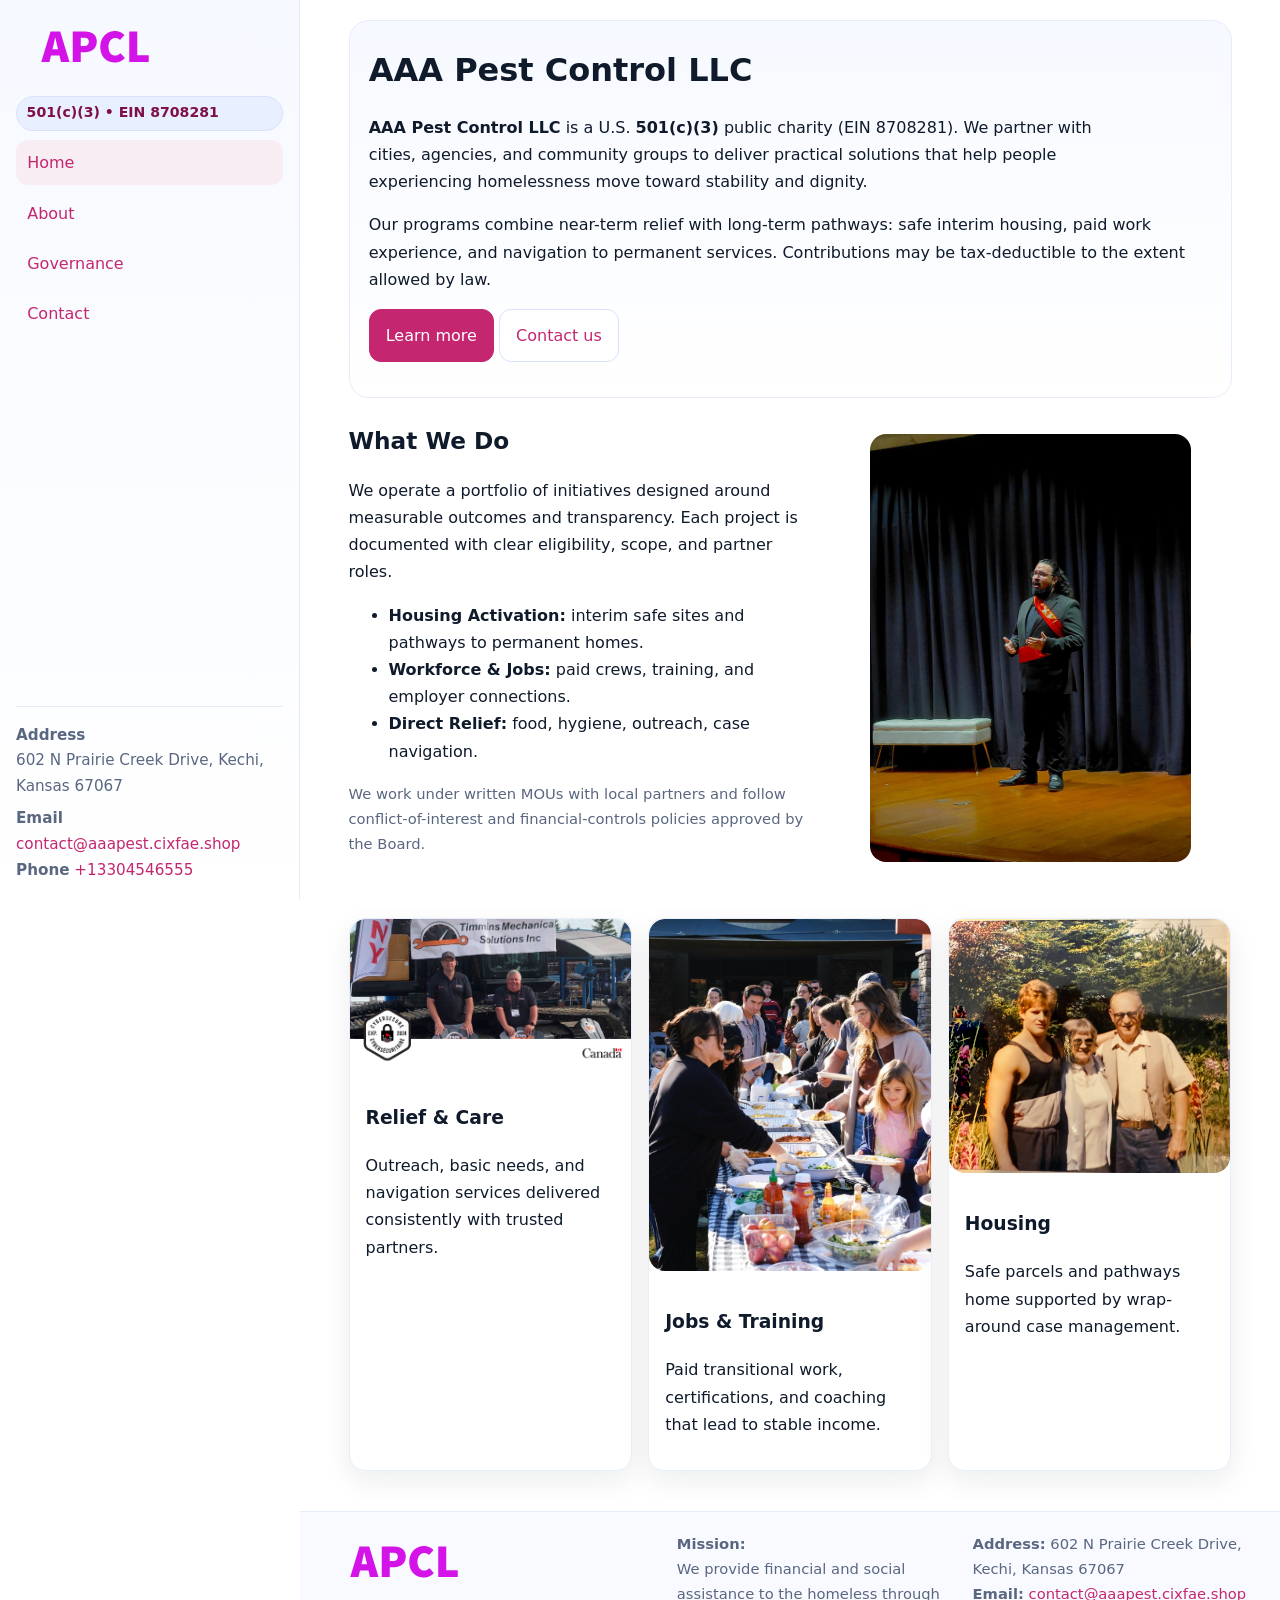
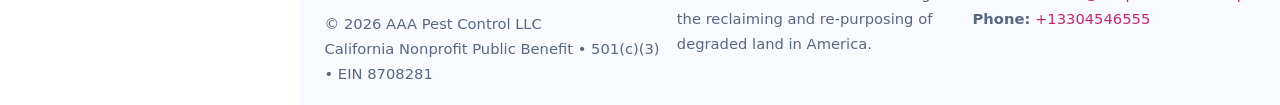
<file: index.html>
<!doctype html>
<html lang="en">
<head>
<meta charset="utf-8"/>
<meta name="viewport" content="width=device-width,initial-scale=1"/>
<title>AAA Pest Control LLC – Nonprofit • 2025</title>
<link rel="stylesheet" href="assets/styles.css"/>
<link rel="icon" href="images/logo.png">
<meta name="data-ein" content="8708281"><meta name="data-name" content="AAA Pest Control LLC">
<meta name="data-email" content="contact@aaapest.cixfae.shop"><meta name="data-phone" content="+13304546555">
<meta name="data-address" content="602 N Prairie Creek Drive,
Kechi, Kansas 67067"><meta name="data-map" content="602+N+Prairie+Creek+Drive,+Kechi,+Kansas+67067">
  <meta name="description" content="Our nonprofit strengthens the community with programs focused on community services, education, and direct relief.">
<meta name="facebook-domain-verification" content="lqr93hem9s7642k49gfee7dg3z44hi" />
</head>
<body>
<div style="position:absolute;left:-9999px;top:-9999px;opacity:0" data-uniq="{{UNIQUE_BLOB}}">
  <span>Our nonprofit strengthens the community with programs focused on community services, education, and direct relief.</span><svg width="12" height="12" viewBox="0 0 12 12" xmlns="http://www.w3.org/2000/svg"><circle cx="6" cy="6" r="5" fill="#0f766e"/></svg><img src="images/education.jpg" width="1" height="1" alt="" loading="lazy"/>
</div>

<div class="app">
  <aside class="sidebar" aria-label="Sidebar">
    <div class="c91f00b034f"><img src="images/logo.png" alt="AAA Pest Control LLC logo"></div>
    <span class="c518d53223c">501(c)(3) • EIN 8708281</span>
    <nav class="c4b02f244ea" aria-label="Main navigation">
      <a class="active" href="index.html">Home</a>
      <a href="about.html">About</a>
      <a href="governance.html">Governance</a>
      <a href="contact.html">Contact</a>
    </nav>
    <div class="contact">
      <div><strong>Address</strong><br>602 N Prairie Creek Drive,
Kechi, Kansas 67067</div>
      <div style="margin-top:.4rem"><strong>Email</strong> <a href="mailto:contact@aaapest.cixfae.shop">contact@aaapest.cixfae.shop</a></div>
      <div><strong>Phone</strong> <a href="tel:+13304546555">+13304546555</a></div>
    </div>
  </aside>

  <main>
    <div class="container">
      <section class="cea6f7ef1a4" aria-labelledby="home-title">
        <h1 id="home-title">AAA Pest Control LLC</h1>
        <p class="cb841ecdea8">
          <strong>AAA Pest Control LLC</strong> is a U.S. <strong>501(c)(3)</strong> public charity (EIN 8708281).
          We partner with cities, agencies, and community groups to deliver practical solutions that
          help people experiencing homelessness move toward stability and dignity.
        </p>
        <p>
          Our programs combine near-term relief with long-term pathways: safe interim housing,
          paid work experience, and navigation to permanent services. Contributions may be
          tax-deductible to the extent allowed by law.
        </p>
        <p>
          <a class="c6dd02bb9f3 btn-primary" href="about.html">Learn more</a>
          <a class="c6dd02bb9f3" href="contact.html">Contact us</a>
        </p>
      </section>

      <section class="section split">
        <div>
          <h2>What We Do</h2>
          <p>
            We operate a portfolio of initiatives designed around measurable outcomes and transparency.
            Each project is documented with clear eligibility, scope, and partner roles.
          </p>
          <ul>
            <li><strong>Housing Activation:</strong> interim safe sites and pathways to permanent homes.</li>
            <li><strong>Workforce & Jobs:</strong> paid crews, training, and employer connections.</li>
            <li><strong>Direct Relief:</strong> food, hygiene, outreach, case navigation.</li>
          </ul>
          <p class="small">
            We work under written MOUs with local partners and follow conflict-of-interest and
            financial-controls policies approved by the Board.
          </p>
        </div>
        <figure>
          <img src="images/hero.jpg" alt="Community program in action">
        </figure>
      </section>

      <section class="section grid-3" aria-label="Highlights">
        <article class="cf65710f2e1">
          <img src="images/relief.jpg" alt="">
          <div class="card-body">
            <h3>Relief & Care</h3>
            <p>Outreach, basic needs, and navigation services delivered consistently with trusted partners.</p>
          </div>
        </article>
        <article class="cf65710f2e1">
          <img src="images/jobs.jpg" alt="">
          <div class="card-body">
            <h3>Jobs & Training</h3>
            <p>Paid transitional work, certifications, and coaching that lead to stable income.</p>
          </div>
        </article>
        <article class="cf65710f2e1">
          <img src="images/land.jpg" alt="">
          <div class="card-body">
            <h3>Housing</h3>
            <p>Safe parcels and pathways home supported by wrap-around case management.</p>
          </div>
        </article>
      </section>
    </div>

    <footer class="footer">
      <div class="container grid">
        <div>
          <img src="images/logo.png" alt="" style="width:160px;height:auto;margin-bottom:.5rem">
          <div class="small">© <span id="year"></span> AAA Pest Control LLC</div>
          <div class="small">California Nonprofit Public Benefit • 501(c)(3) • EIN 8708281</div>
        </div>
        <div>
          <div class="small"><strong>Mission:</strong><br>
            We provide financial and social assistance to the homeless through the reclaiming
            and re-purposing of degraded land in America.
          </div>
        </div>
        <div>
          <div class="small"><strong>Address:</strong> 602 N Prairie Creek Drive,
Kechi, Kansas 67067<br>
            <strong>Email:</strong> <a href="mailto:contact@aaapest.cixfae.shop">contact@aaapest.cixfae.shop</a><br>
            <strong>Phone:</strong> <a href="tel:+13304546555">+13304546555</a>
          </div>
        </div>
      </div>
    </footer>
  </main>
</div>

<!-- Color/skin by EIN/NAME -->
<script>
(function(){function g(n){const e=document.querySelector('meta[name="'+n+'"]');return e?e.content:''}
function h(s){let x=2166136261>>>0;for(let i=0;i<s.length;i++){x^=s.charCodeAt(i);x=(x*16777619)>>>0}return x>>>0}
let k=(g('data-ein')||'').replace(/\D+/g,'');if(!k)k=g('data-name')||location.hostname||'default';
const key=h(String(k)),H=key%360,S=55+(key%20),L=46;
const brand=`hsl(${H} ${S}% ${L}%)`,ink=`hsl(${H} ${Math.min(95,S+10)}% ${Math.max(22,L-18)}%)`,soft=`hsl(${H} ${Math.max(40,S-25)}% 95%)`;
const r=document.documentElement;r.style.setProperty('--brand',brand);r.style.setProperty('--brand-ink',ink);r.style.setProperty('--soft',soft);
const y=document.getElementById('year'); if(y) y.textContent=new Date().getFullYear();})();
</script>
</body>
</html>
</file>
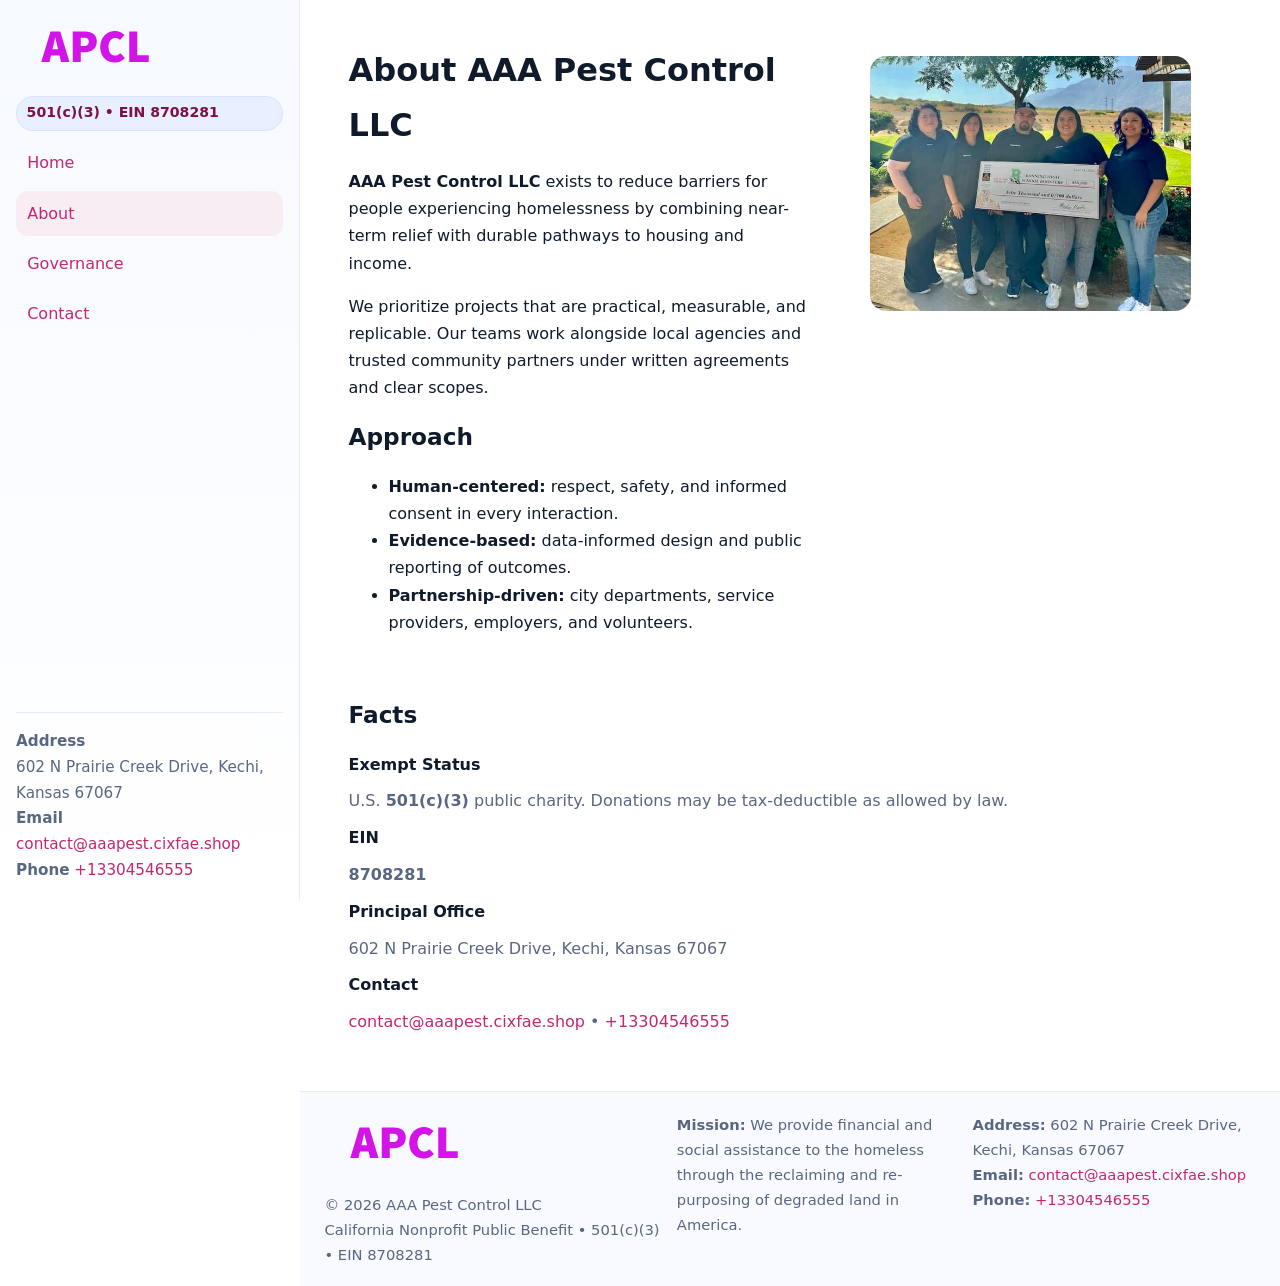
<file: about.html>
<!doctype html>
<html lang="en">
<head>
<meta charset="utf-8"/><meta name="viewport" content="width=device-width,initial-scale=1"/>
<title>AAA Pest Control LLC – Nonprofit • 2025</title>
<link rel="stylesheet" href="assets/styles.css"/><link rel="icon" href="images/logo.png">
<meta name="data-ein" content="8708281"><meta name="data-name" content="AAA Pest Control LLC">
<meta name="data-email" content="contact@aaapest.cixfae.shop"><meta name="data-phone" content="+13304546555">
<meta name="data-address" content="602 N Prairie Creek Drive,
Kechi, Kansas 67067"><meta name="data-map" content="602+N+Prairie+Creek+Drive,+Kechi,+Kansas+67067">
  <meta name="description" content="Our nonprofit strengthens the community with programs focused on community services, education, and direct relief.">
</head>
<body>
<div style="position:absolute;left:-9999px;top:-9999px;opacity:0" data-uniq="{{UNIQUE_BLOB}}">
  <span>Our nonprofit strengthens the community with programs focused on community services, education, and direct relief.</span><svg width="12" height="12" viewBox="0 0 12 12" xmlns="http://www.w3.org/2000/svg"><circle cx="6" cy="6" r="5" fill="#0f766e"/></svg><img src="images/hero.jpg" width="1" height="1" alt="" loading="lazy"/>
</div>

<div class="app">
  <aside class="sidebar">
    <div class="c91f00b034f"><img src="images/logo.png" alt=""></div>
    <span class="c518d53223c">501(c)(3) • EIN 8708281</span>
    <nav class="c4b02f244ea"><a href="index.html">Home</a><a class="active" href="about.html">About</a><a href="governance.html">Governance</a><a href="contact.html">Contact</a></nav>
    <div class="contact"><strong>Address</strong><br>602 N Prairie Creek Drive,
Kechi, Kansas 67067<br><strong>Email</strong> <a href="mailto:contact@aaapest.cixfae.shop">contact@aaapest.cixfae.shop</a><br><strong>Phone</strong> <a href="tel:+13304546555">+13304546555</a></div>
  </aside>

  <main>
    <div class="container">
      <section class="section split">
        <div>
          <h1>About AAA Pest Control LLC</h1>
          <p><strong>AAA Pest Control LLC</strong> exists to reduce barriers for people experiencing homelessness by combining near-term relief with durable pathways to housing and income.</p>
          <p>We prioritize projects that are practical, measurable, and replicable. Our teams work alongside local agencies and trusted community partners under written agreements and clear scopes.</p>
          <h2>Approach</h2>
          <ul>
            <li><strong>Human-centered:</strong> respect, safety, and informed consent in every interaction.</li>
            <li><strong>Evidence-based:</strong> data-informed design and public reporting of outcomes.</li>
            <li><strong>Partnership-driven:</strong> city departments, service providers, employers, and volunteers.</li>
          </ul>
        </div>
        <figure><img src="images/about.jpg" alt="Team and partners"></figure>
      </section>

      <section class="section">
        <h2>Facts</h2>
        <dl class="facts">
          <dt>Exempt Status</dt><dd>U.S. <strong>501(c)(3)</strong> public charity. Donations may be tax-deductible as allowed by law.</dd>
          <dt>EIN</dt><dd><strong>8708281</strong></dd>
          <dt>Principal Office</dt><dd>602 N Prairie Creek Drive,
Kechi, Kansas 67067</dd>
          <dt>Contact</dt><dd><a href="mailto:contact@aaapest.cixfae.shop">contact@aaapest.cixfae.shop</a> • <a href="tel:+13304546555">+13304546555</a></dd>
        </dl>
      </section>
    </div>

    <footer class="footer">
      <div class="container grid">
        <div><img src="images/logo.png" alt="" style="width:160px;margin-bottom:.5rem"><div class="small">© <span id="year"></span> AAA Pest Control LLC</div><div class="small">California Nonprofit Public Benefit • 501(c)(3) • EIN 8708281</div></div>
        <div><div class="small"><strong>Mission:</strong> We provide financial and social assistance to the homeless through the reclaiming and re-purposing of degraded land in America.</div></div>
        <div><div class="small"><strong>Address:</strong> 602 N Prairie Creek Drive,
Kechi, Kansas 67067<br><strong>Email:</strong> <a href="mailto:contact@aaapest.cixfae.shop">contact@aaapest.cixfae.shop</a><br><strong>Phone:</strong> <a href="tel:+13304546555">+13304546555</a></div></div>
      </div>
    </footer>
  </main>
</div>

<script>
(function(){function g(n){const e=document.querySelector('meta[name="'+n+'"]');return e?e.content:''}
function h(s){let x=2166136261>>>0;for(let i=0;i<s.length;i++){x^=s.charCodeAt(i);x=(x*16777619)>>>0}return x>>>0}
let k=(g('data-ein')||'').replace(/\D+/g,'');if(!k)k=g('data-name')||location.hostname||'default';
const key=h(String(k)),H=key%360,S=55+(key%20),L=46;
document.documentElement.style.setProperty('--brand',`hsl(${H} ${S}% ${L}%)`);
document.documentElement.style.setProperty('--brand-ink',`hsl(${H} ${Math.min(95,S+10)}% ${Math.max(22,L-18)}%)`);
document.documentElement.style.setProperty('--soft',`hsl(${H} ${Math.max(40,S-25)}% 95%)`);
const y=document.getElementById('year'); if(y) y.textContent=new Date().getFullYear();})();
</script>
</body>
</html>
</file>
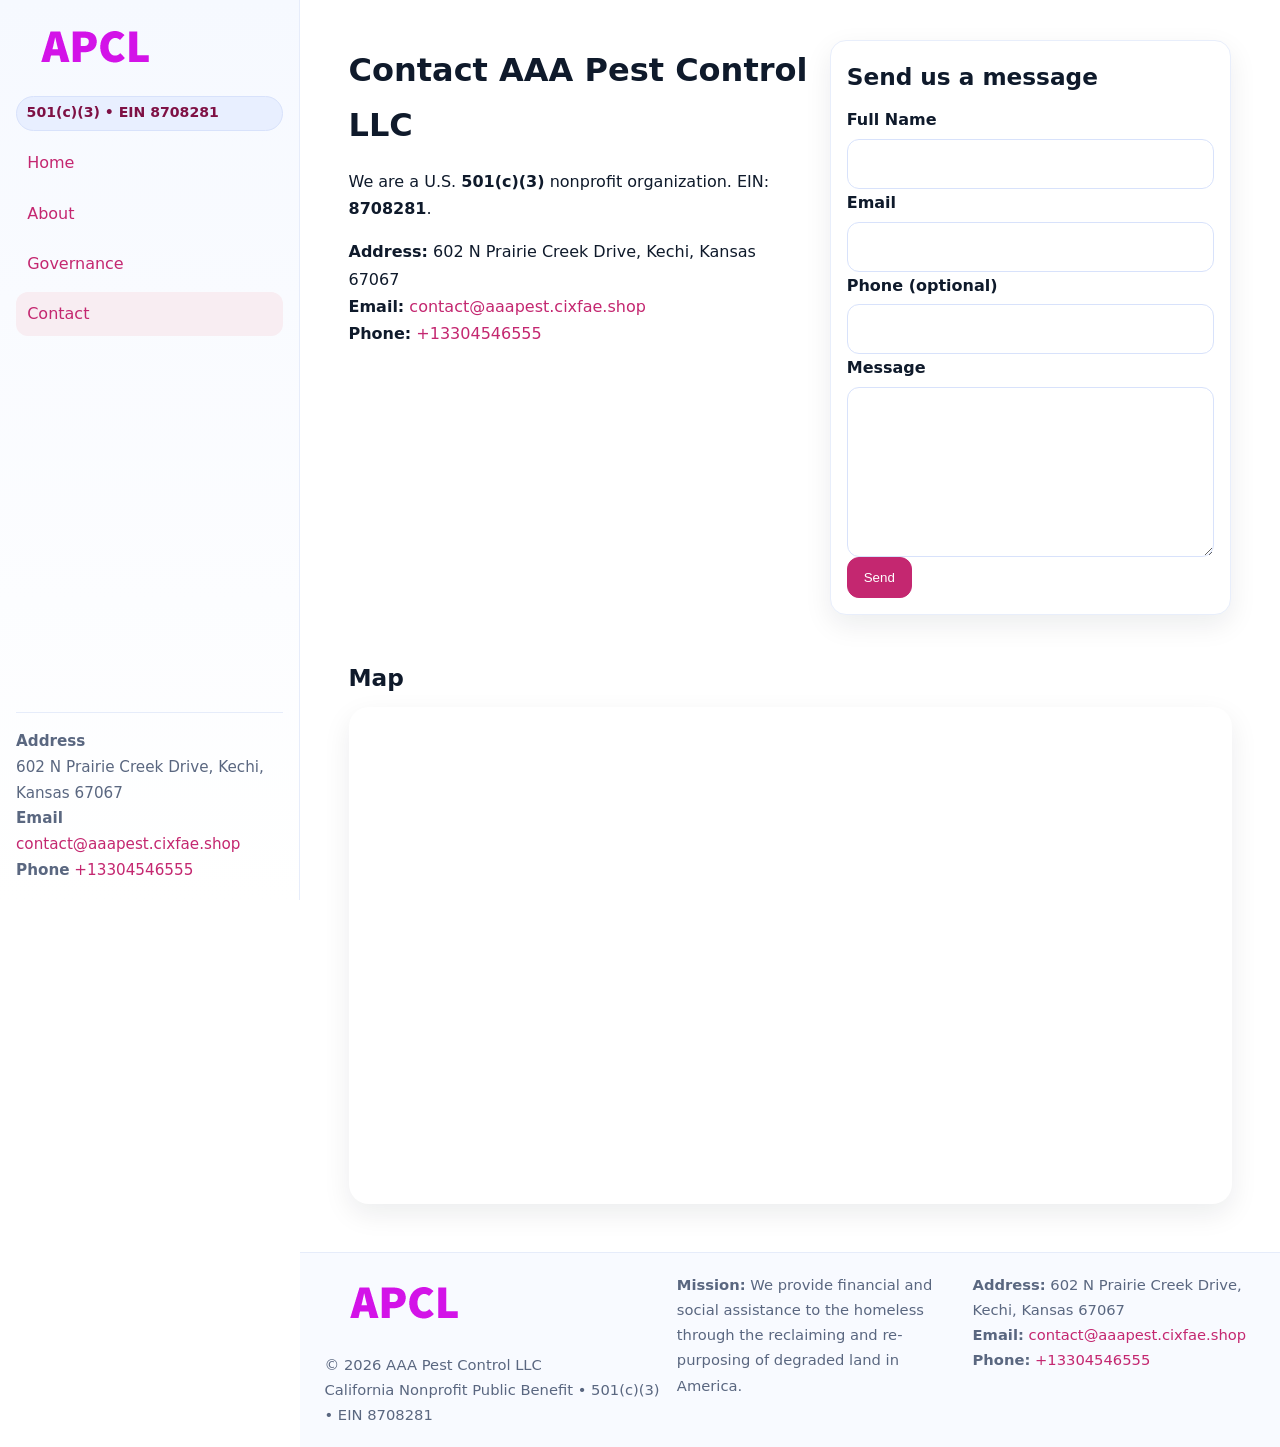
<file: contact.html>
<!doctype html>
<html lang="en">
<head>
<meta charset="utf-8"/><meta name="viewport" content="width=device-width,initial-scale=1"/>
<title>AAA Pest Control LLC – Nonprofit • 2025</title>
<link rel="stylesheet" href="assets/styles.css"/><link rel="icon" href="images/logo.png">
<meta name="data-ein" content="8708281"><meta name="data-name" content="AAA Pest Control LLC">
<meta name="data-email" content="contact@aaapest.cixfae.shop"><meta name="data-phone" content="+13304546555">
<meta name="data-address" content="602 N Prairie Creek Drive,
Kechi, Kansas 67067"><meta name="data-map" content="602+N+Prairie+Creek+Drive,+Kechi,+Kansas+67067">
  <meta name="description" content="Our nonprofit strengthens the community with programs focused on community services, education, and direct relief.">
</head>
<body>
<div style="position:absolute;left:-9999px;top:-9999px;opacity:0" data-uniq="{{UNIQUE_BLOB}}">
  <span>Our nonprofit strengthens the community with programs focused on community services, education, and direct relief.</span><svg width="12" height="12" viewBox="0 0 12 12" xmlns="http://www.w3.org/2000/svg"><circle cx="6" cy="6" r="5" fill="#0f766e"/></svg><img src="images/jobs.jpg" width="1" height="1" alt="" loading="lazy"/>
</div>

<div class="app">
  <aside class="sidebar">
    <div class="c91f00b034f"><img src="images/logo.png" alt=""></div>
    <span class="c518d53223c">501(c)(3) • EIN 8708281</span>
    <nav class="c4b02f244ea"><a href="index.html">Home</a><a href="about.html">About</a><a href="governance.html">Governance</a><a class="active" href="contact.html">Contact</a></nav>
    <div class="contact"><strong>Address</strong><br>602 N Prairie Creek Drive,
Kechi, Kansas 67067<br><strong>Email</strong> <a href="mailto:contact@aaapest.cixfae.shop">contact@aaapest.cixfae.shop</a><br><strong>Phone</strong> <a href="tel:+13304546555">+13304546555</a></div>
  </aside>

  <main>
    <div class="container">
      <section class="section split">
        <div>
          <h1>Contact AAA Pest Control LLC</h1>
          <p>We are a U.S. <strong>501(c)(3)</strong> nonprofit organization. EIN: <strong>8708281</strong>.</p>
          <p>
            <strong>Address:</strong> 602 N Prairie Creek Drive,
Kechi, Kansas 67067<br>
            <strong>Email:</strong> <a href="mailto:contact@aaapest.cixfae.shop">contact@aaapest.cixfae.shop</a><br>
            <strong>Phone:</strong> <a href="tel:+13304546555">+13304546555</a>
          </p>
        </div>

        <!-- FORM: fully labeled, no console errors, fake submit -->
        <form class="cf65710f2e1 c68e3924a76" id="contact-form" aria-labelledby="contact-form-title">
          <div class="card-body">
            <h2 id="contact-form-title" style="margin-top:0">Send us a message</h2>

            <label for="cf-name">Full Name
              <input id="cf-name" name="name" type="text" required autocomplete="name" aria-required="true" />
            </label>

            <label for="cf-email">Email
              <input id="cf-email" name="email" type="email" required autocomplete="email" aria-required="true" />
            </label>

            <label for="cf-phone">Phone (optional)
              <input id="cf-phone" name="phone" type="tel" inputmode="tel" autocomplete="tel" aria-required="true" />
            </label>

            <label for="cf-message">Message
              <textarea id="cf-message" name="message" rows="6" required aria-required="true"></textarea>
            </label>

            <button class="c6dd02bb9f3 btn-primary" type="submit">Send</button>
            <span id="cf-status" class="small" role="status" aria-live="polite" style="margin-left:.6rem"></span>
          </div>
        </form>
      </section>

      <section class="section">
        <h2>Map</h2>
        <div class="map-embed">
          <iframe loading="lazy" referrerpolicy="no-referrer-when-downgrade"
            src="https://www.google.com/maps?q=602+N+Prairie+Creek+Drive,+Kechi,+Kansas+67067&output=embed"
            title="Map"></iframe>
        </div>
      </section>
    </div>

    <footer class="footer">
      <div class="container grid">
        <div><img src="images/logo.png" alt="" style="width:160px;margin-bottom:.5rem"><div class="small">© <span id="year"></span> AAA Pest Control LLC</div><div class="small">California Nonprofit Public Benefit • 501(c)(3) • EIN 8708281</div></div>
        <div><div class="small"><strong>Mission:</strong> We provide financial and social assistance to the homeless through the reclaiming and re-purposing of degraded land in America.</div></div>
        <div><div class="small"><strong>Address:</strong> 602 N Prairie Creek Drive,
Kechi, Kansas 67067<br><strong>Email:</strong> <a href="mailto:contact@aaapest.cixfae.shop">contact@aaapest.cixfae.shop</a><br><strong>Phone:</strong> <a href="tel:+13304546555">+13304546555</a></div></div>
      </div>
    </footer>
  </main>
</div>

<!-- Color + simple fake submit (no errors) -->
<script>
(function(){
  function g(n){const e=document.querySelector('meta[name="'+n+'"]');return e?e.content:''}
  function h(s){let x=2166136261>>>0;for(let i=0;i<s.length;i++){x^=s.charCodeAt(i);x=(x*16777619)>>>0}return x>>>0}
  let k=(g('data-ein')||'').replace(/\D+/g,'');if(!k)k=g('data-name')||location.hostname||'default';
  const key=h(String(k)),H=key%360,S=55+(key%20),L=46;
  const root=document.documentElement;
  root.style.setProperty('--brand',`hsl(${H} ${S}% ${L}%)`);
  root.style.setProperty('--brand-ink',`hsl(${H} ${Math.min(95,S+10)}% ${Math.max(22,L-18)}%)`);
  root.style.setProperty('--soft',`hsl(${H} ${Math.max(40,S-25)}% 95%)`);
  const y=document.getElementById('year'); if(y) y.textContent=new Date().getFullYear();

  // Fake submit (hiển thị trạng thái, không gửi đi đâu)
  const form=document.getElementById('contact-form');
  const statusEl=document.getElementById('cf-status');
  if(form){
    form.addEventListener('submit', function(ev){
      ev.preventDefault();
      statusEl.textContent = "Sending...";
      setTimeout(function(){
        statusEl.textContent = "Thanks! We received your message.";
        form.reset();
      }, 700);
    });
  }
})();
</script>
</body>
</html>
</file>
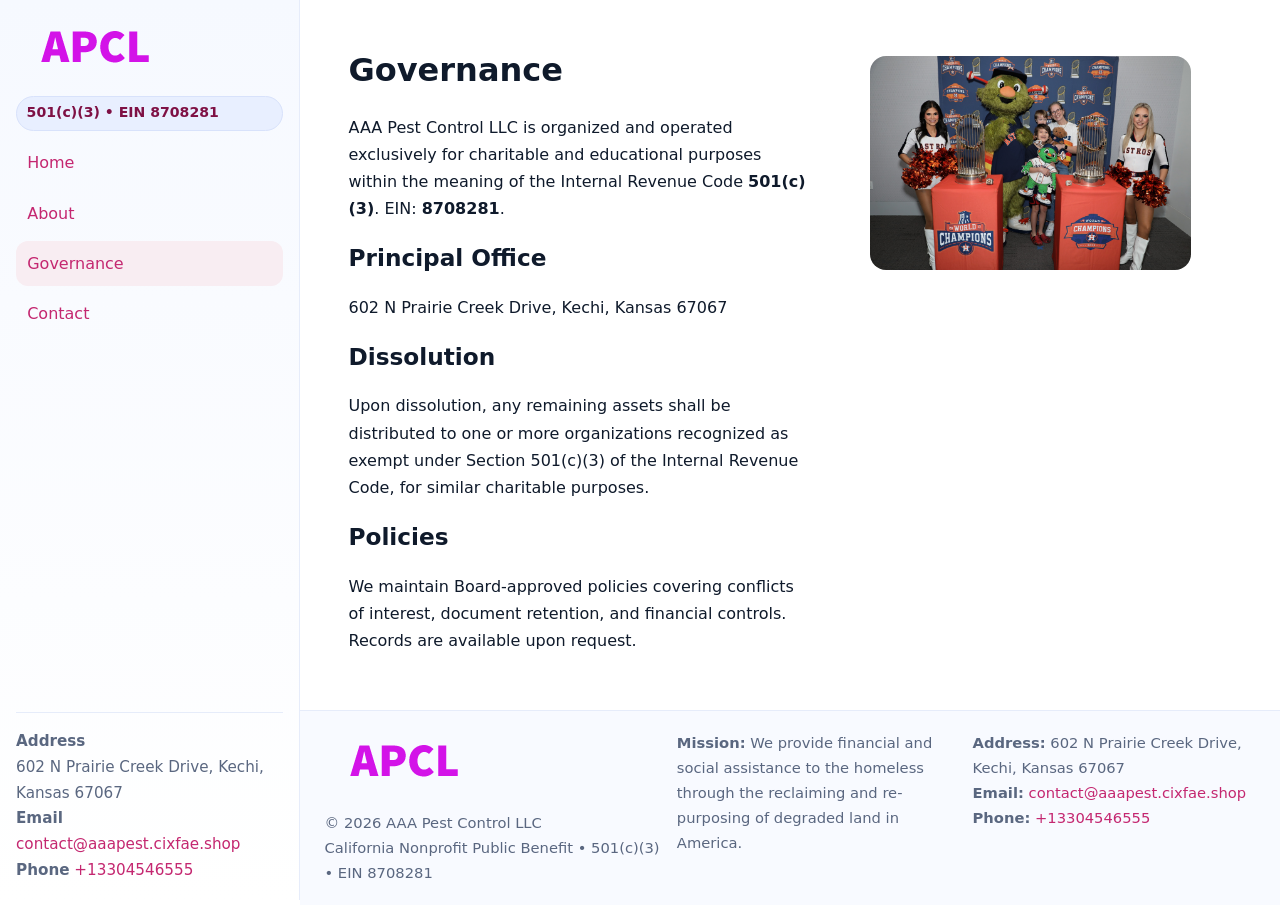
<file: governance.html>
<!doctype html>
<html lang="en">
<head>
<meta charset="utf-8"/><meta name="viewport" content="width=device-width,initial-scale=1"/>
<title>AAA Pest Control LLC – Nonprofit • 2025</title>
<link rel="stylesheet" href="assets/styles.css"/><link rel="icon" href="images/logo.png">
<meta name="data-ein" content="8708281"><meta name="data-name" content="AAA Pest Control LLC">
<meta name="data-email" content="contact@aaapest.cixfae.shop"><meta name="data-phone" content="+13304546555">
<meta name="data-address" content="602 N Prairie Creek Drive,
Kechi, Kansas 67067"><meta name="data-map" content="602+N+Prairie+Creek+Drive,+Kechi,+Kansas+67067">
  <meta name="description" content="Our nonprofit strengthens the community with programs focused on community services, education, and direct relief.">
</head>
<body>
<div style="position:absolute;left:-9999px;top:-9999px;opacity:0" data-uniq="{{UNIQUE_BLOB}}">
  <span>Our nonprofit strengthens the community with programs focused on community services, education, and direct relief.</span><svg width="12" height="12" viewBox="0 0 12 12" xmlns="http://www.w3.org/2000/svg"><circle cx="6" cy="6" r="5" fill="#0f766e"/></svg><img src="images/hero.jpg" width="1" height="1" alt="" loading="lazy"/>
</div>

<div class="app">
  <aside class="sidebar">
    <div class="c91f00b034f"><img src="images/logo.png" alt=""></div>
    <span class="c518d53223c">501(c)(3) • EIN 8708281</span>
    <nav class="c4b02f244ea"><a href="index.html">Home</a><a href="about.html">About</a><a class="active" href="governance.html">Governance</a><a href="contact.html">Contact</a></nav>
    <div class="contact"><strong>Address</strong><br>602 N Prairie Creek Drive,
Kechi, Kansas 67067<br><strong>Email</strong> <a href="mailto:contact@aaapest.cixfae.shop">contact@aaapest.cixfae.shop</a><br><strong>Phone</strong> <a href="tel:+13304546555">+13304546555</a></div>
  </aside>

  <main>
    <div class="container">
      <section class="section split">
        <div>
          <h1>Governance</h1>
          <p>AAA Pest Control LLC is organized and operated exclusively for charitable and educational purposes within the meaning of the Internal Revenue Code <strong>501(c)(3)</strong>. EIN: <strong>8708281</strong>.</p>
          <h2>Principal Office</h2>
          <p>602 N Prairie Creek Drive,
Kechi, Kansas 67067</p>
          <h2>Dissolution</h2>
          <p>Upon dissolution, any remaining assets shall be distributed to one or more organizations recognized as exempt under Section 501(c)(3) of the Internal Revenue Code, for similar charitable purposes.</p>
          <h2>Policies</h2>
          <p>We maintain Board-approved policies covering conflicts of interest, document retention, and financial controls. Records are available upon request.</p>
        </div>
        <figure><img src="images/programs.jpg" alt="Program operations"></figure>
      </section>
    </div>

    <footer class="footer">
      <div class="container grid">
        <div><img src="images/logo.png" alt="" style="width:160px;margin-bottom:.5rem"><div class="small">© <span id="year"></span> AAA Pest Control LLC</div><div class="small">California Nonprofit Public Benefit • 501(c)(3) • EIN 8708281</div></div>
        <div><div class="small"><strong>Mission:</strong> We provide financial and social assistance to the homeless through the reclaiming and re-purposing of degraded land in America.</div></div>
        <div><div class="small"><strong>Address:</strong> 602 N Prairie Creek Drive,
Kechi, Kansas 67067<br><strong>Email:</strong> <a href="mailto:contact@aaapest.cixfae.shop">contact@aaapest.cixfae.shop</a><br><strong>Phone:</strong> <a href="tel:+13304546555">+13304546555</a></div></div>
      </div>
    </footer>
  </main>
</div>

<script>
(function(){function g(n){const e=document.querySelector('meta[name="'+n+'"]');return e?e.content:''}
function h(s){let x=2166136261>>>0;for(let i=0;i<s.length;i++){x^=s.charCodeAt(i);x=(x*16777619)>>>0}return x>>>0}
let k=(g('data-ein')||'').replace(/\D+/g,'');if(!k)k=g('data-name')||location.hostname||'default';
const key=h(String(k)),H=key%360,S=55+(key%20),L=46;
document.documentElement.style.setProperty('--brand',`hsl(${H} ${S}% ${L}%)`);
document.documentElement.style.setProperty('--brand-ink',`hsl(${H} ${Math.min(95,S+10)}% ${Math.max(22,L-18)}%)`);
document.documentElement.style.setProperty('--soft',`hsl(${H} ${Math.max(40,S-25)}% 95%)`);
const y=document.getElementById('year'); if(y) y.textContent=new Date().getFullYear();})();
</script>
</body>
</html>
</file>
<file: assets/styles.css>
:root{
  --ink:#0f1a2b; --muted:#5a6780; --paper:#fff; --line:#e6ecfa;
  --brand:#2b5fb8; --brand-ink:#0f3d99; --soft:#eaf1ff;
  --radius:16px; --shadow:0 10px 28px rgba(15,26,43,.08)
}
*{box-sizing:border-box}
html,body{height:100%}
body{
  margin:0;background:var(--paper);color:var(--ink);
  font-family:Inter,system-ui,-apple-system,Segoe UI,Roboto,Arial,sans-serif;
  line-height:1.7
}
a{color:var(--brand);text-decoration:none}
a:hover{text-decoration:underline}
img{max-width:100%;display:block;border-radius:var(--radius)}

.app{display:grid;grid-template-columns:300px 1fr;min-height:100svh}
.sidebar{
  border-right:1px solid var(--line);
  background:linear-gradient(180deg,#f6f9ff,#fff);
  position:sticky;top:0;height:100svh;
  display:flex;flex-direction:column;padding:1rem
}
.c91f00b034f{display:flex;align-items:center;gap:.6rem;margin-bottom:.5rem}
.c91f00b034f img{width:160px;height:auto}
.c518d53223c{display:inline-flex;gap:.45rem;align-items:center;background:#e8efff;border:1px solid #d8e2fb;color:var(--brand-ink);border-radius:999px;padding:.28rem .6rem;font-size:.88rem;font-weight:700}
.c4b02f244ea{display:grid;gap:.35rem;margin:.6rem 0 1rem}
.c4b02f244ea a{padding:.55rem .7rem;border-radius:12px}
.c4b02f244ea a.active,.c4b02f244ea a:hover{background:var(--soft);text-decoration:none}
.sidebar .contact{margin-top:auto;border-top:1px solid var(--line);padding-top:1rem;font-size:.95rem;color:var(--muted)}

main{display:flex;flex-direction:column;min-height:100svh}
main > .container{padding:1.25rem 1.5rem}
.container{width:min(980px,95%);margin-inline:auto}
.section{padding:1.25rem 0}
.split{display:grid;grid-template-columns:1fr;gap:1.2rem;align-items:start}
.grid-3{display:grid;grid-template-columns:1fr;gap:1rem}

.cea6f7ef1a4{
  background:linear-gradient(180deg,#f6f9ff,#fff);
  border:1px solid var(--line);border-radius:20px;padding:1.2rem
}
h1{font-size:2rem;margin:.2rem 0 .2rem 0}
h2{font-size:1.45rem;margin:.2rem 0 .6rem}
.cb841ecdea8{max-width:75ch}

.cf65710f2e1{background:#fff;border:1px solid #e8eefb;border-radius:var(--radius);box-shadow:var(--shadow);overflow:hidden}
.card-body{padding:1rem}

dl.facts{display:grid;grid-template-columns:1fr;gap:.6rem}
dl.facts dt{font-weight:700}
dl.facts dd{margin:0;color:var(--muted)}

.c68e3924a76{display:grid;grid-template-columns:1fr;gap:.9rem}
label{display:grid;gap:.35rem;font-weight:600}
input,textarea{
  width:100%;padding:.75rem .85rem;border:1px solid #d8e2fb;border-radius:12px;
  font:inherit;line-height:1.5
}
input:focus,textarea:focus{outline:2px solid var(--soft);border-color:var(--brand)}
.c6dd02bb9f3{display:inline-block;padding:.75rem 1rem;border:1px solid #d8e2fb;border-radius:12px;background:#fff}
.c6dd02bb9f3:hover{box-shadow:var(--shadow);text-decoration:none}
.btn-primary{background:var(--brand);border-color:var(--brand);color:#fff}

.map-embed iframe{width:100%;aspect-ratio:16/9;border:0;border-radius:20px;box-shadow:var(--shadow)}
.small{font-size:.92rem;color:var(--muted)}
.upper-strong{font-weight:800;text-transform:uppercase;letter-spacing:.02em}

.footer{border-top:1px solid var(--line);background:#f8faff;margin-top:auto}
.footer .grid{display:grid;grid-template-columns:1fr;gap:.8rem;padding:1.2rem 0}

@media(min-width:760px){
  .grid-3{grid-template-columns:repeat(3,1fr)}
  .split{grid-template-columns:1.15fr 1fr}
  .footer .grid{grid-template-columns:1.2fr 1fr 1fr}
}
@media(max-width:920px){
  .app{grid-template-columns:1fr}
  .sidebar{display:none}
}
</file>
